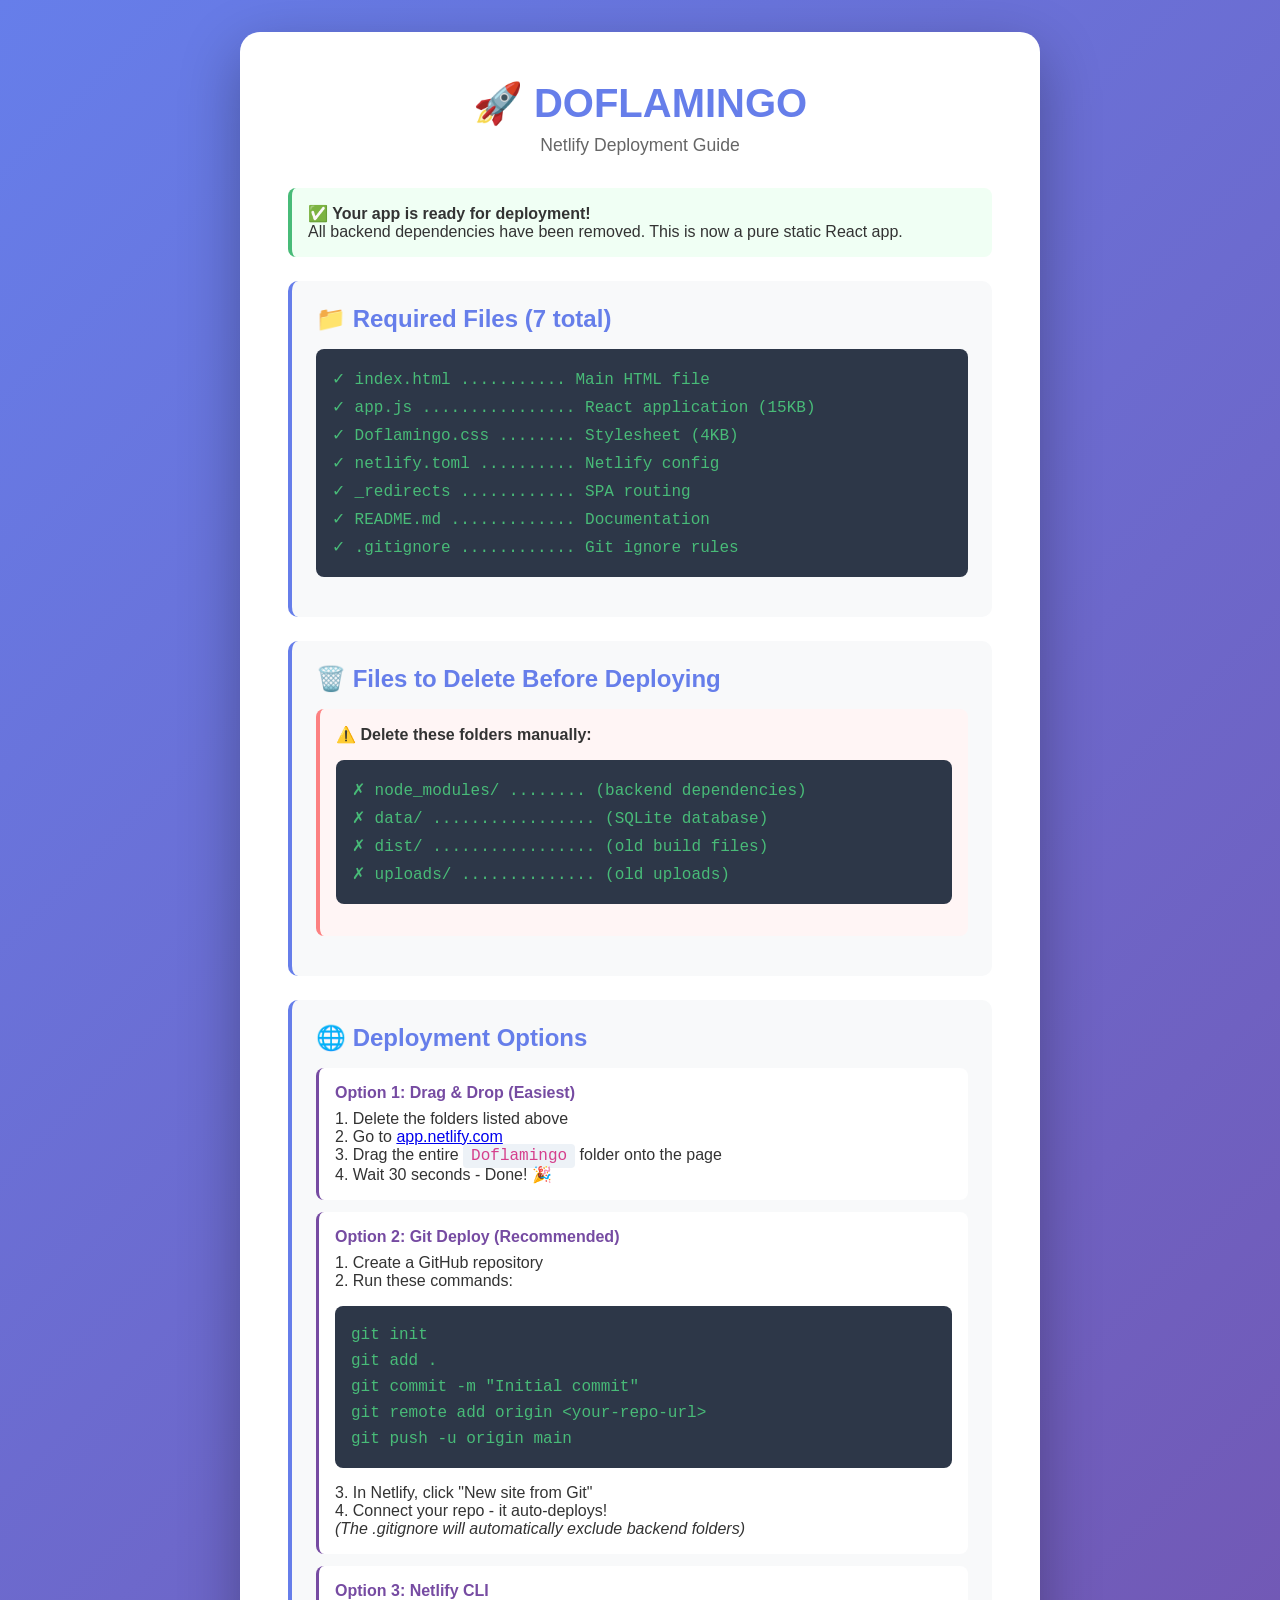
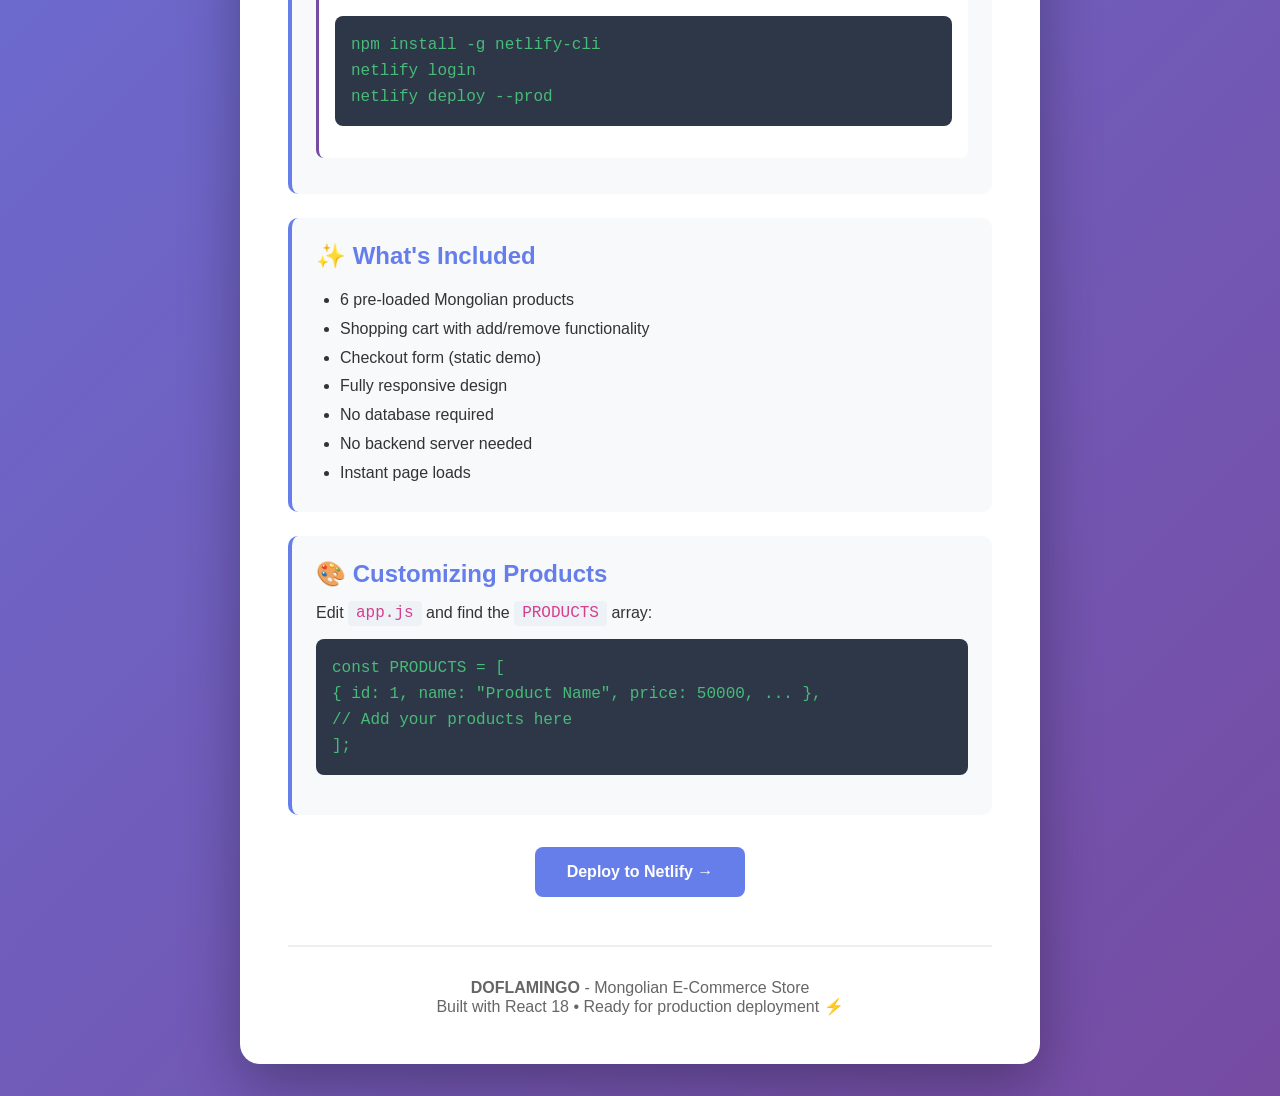
<file: DEPLOY-GUIDE.html>
<!DOCTYPE html>
<html lang="en">
<head>
  <meta charset="UTF-8">
  <meta name="viewport" content="width=device-width, initial-scale=1.0">
  <title>Netlify Deployment Guide - DOFLAMINGO</title>
  <style>
    * { box-sizing: border-box; margin: 0; padding: 0; }
    body {
      font-family: -apple-system, BlinkMacSystemFont, 'Segoe UI', Arial, sans-serif;
      background: linear-gradient(135deg, #667eea 0%, #764ba2 100%);
      min-height: 100vh;
      padding: 2rem;
      color: #333;
    }
    .container {
      max-width: 800px;
      margin: 0 auto;
      background: white;
      border-radius: 20px;
      padding: 3rem;
      box-shadow: 0 20px 60px rgba(0,0,0,0.3);
    }
    h1 {
      font-size: 2.5rem;
      color: #667eea;
      margin-bottom: 0.5rem;
      text-align: center;
    }
    .subtitle {
      text-align: center;
      color: #666;
      margin-bottom: 2rem;
      font-size: 1.1rem;
    }
    .section {
      background: #f8f9fa;
      padding: 1.5rem;
      border-radius: 10px;
      margin: 1.5rem 0;
      border-left: 4px solid #667eea;
    }
    .section h2 {
      color: #667eea;
      margin-bottom: 1rem;
      font-size: 1.5rem;
    }
    .step {
      background: white;
      padding: 1rem;
      margin: 0.75rem 0;
      border-radius: 8px;
      border-left: 3px solid #764ba2;
    }
    .step strong {
      color: #764ba2;
      display: block;
      margin-bottom: 0.5rem;
    }
    .file-list {
      background: #2d3748;
      color: #48bb78;
      padding: 1rem;
      border-radius: 8px;
      font-family: 'Courier New', monospace;
      margin: 1rem 0;
    }
    .file-list div {
      padding: 0.25rem 0;
    }
    .warning {
      background: #fff5f5;
      border-left: 4px solid #fc8181;
      padding: 1rem;
      border-radius: 8px;
      margin: 1rem 0;
    }
    .success {
      background: #f0fff4;
      border-left: 4px solid #48bb78;
      padding: 1rem;
      border-radius: 8px;
      margin: 1rem 0;
    }
    code {
      background: #edf2f7;
      padding: 0.2rem 0.5rem;
      border-radius: 4px;
      font-family: 'Courier New', monospace;
      color: #d53f8c;
    }
    .button {
      display: inline-block;
      background: #667eea;
      color: white;
      padding: 1rem 2rem;
      border-radius: 8px;
      text-decoration: none;
      text-align: center;
      font-weight: bold;
      transition: all 0.3s;
    }
    .button:hover {
      background: #764ba2;
      transform: translateY(-2px);
      box-shadow: 0 4px 12px rgba(0,0,0,0.2);
    }
    .buttons {
      text-align: center;
      margin: 2rem 0;
    }
  </style>
</head>
<body>
  <div class="container">
    <h1>🚀 DOFLAMINGO</h1>
    <div class="subtitle">Netlify Deployment Guide</div>

    <div class="success">
      <strong>✅ Your app is ready for deployment!</strong>
      <p>All backend dependencies have been removed. This is now a pure static React app.</p>
    </div>

    <div class="section">
      <h2>📁 Required Files (7 total)</h2>
      <div class="file-list">
        <div>✓ index.html ........... Main HTML file</div>
        <div>✓ app.js ................ React application (15KB)</div>
        <div>✓ Doflamingo.css ........ Stylesheet (4KB)</div>
        <div>✓ netlify.toml .......... Netlify config</div>
        <div>✓ _redirects ............ SPA routing</div>
        <div>✓ README.md ............. Documentation</div>
        <div>✓ .gitignore ............ Git ignore rules</div>
      </div>
    </div>

    <div class="section">
      <h2>🗑️ Files to Delete Before Deploying</h2>
      <div class="warning">
        <strong>⚠️ Delete these folders manually:</strong>
        <div class="file-list">
          <div>✗ node_modules/ ........ (backend dependencies)</div>
          <div>✗ data/ ................. (SQLite database)</div>
          <div>✗ dist/ ................. (old build files)</div>
          <div>✗ uploads/ .............. (old uploads)</div>
        </div>
      </div>
    </div>

    <div class="section">
      <h2>🌐 Deployment Options</h2>
      
      <div class="step">
        <strong>Option 1: Drag & Drop (Easiest)</strong>
        1. Delete the folders listed above<br>
        2. Go to <a href="https://app.netlify.com" target="_blank">app.netlify.com</a><br>
        3. Drag the entire <code>Doflamingo</code> folder onto the page<br>
        4. Wait 30 seconds - Done! 🎉
      </div>

      <div class="step">
        <strong>Option 2: Git Deploy (Recommended)</strong>
        1. Create a GitHub repository<br>
        2. Run these commands:<br>
        <div class="file-list">
          <div>git init</div>
          <div>git add .</div>
          <div>git commit -m "Initial commit"</div>
          <div>git remote add origin &lt;your-repo-url&gt;</div>
          <div>git push -u origin main</div>
        </div>
        3. In Netlify, click "New site from Git"<br>
        4. Connect your repo - it auto-deploys!<br>
        <em>(The .gitignore will automatically exclude backend folders)</em>
      </div>

      <div class="step">
        <strong>Option 3: Netlify CLI</strong>
        <div class="file-list">
          <div>npm install -g netlify-cli</div>
          <div>netlify login</div>
          <div>netlify deploy --prod</div>
        </div>
      </div>
    </div>

    <div class="section">
      <h2>✨ What's Included</h2>
      <ul style="padding-left: 1.5rem; line-height: 1.8;">
        <li>6 pre-loaded Mongolian products</li>
        <li>Shopping cart with add/remove functionality</li>
        <li>Checkout form (static demo)</li>
        <li>Fully responsive design</li>
        <li>No database required</li>
        <li>No backend server needed</li>
        <li>Instant page loads</li>
      </ul>
    </div>

    <div class="section">
      <h2>🎨 Customizing Products</h2>
      <p>Edit <code>app.js</code> and find the <code>PRODUCTS</code> array:</p>
      <div class="file-list">
        <div>const PRODUCTS = [</div>
        <div>  { id: 1, name: "Product Name", price: 50000, ... },</div>
        <div>  // Add your products here</div>
        <div>];</div>
      </div>
    </div>

    <div class="buttons">
      <a href="https://app.netlify.com" target="_blank" class="button">Deploy to Netlify →</a>
    </div>

    <div style="text-align: center; color: #666; margin-top: 3rem; padding-top: 2rem; border-top: 2px solid #eee;">
      <p><strong>DOFLAMINGO</strong> - Mongolian E-Commerce Store</p>
      <p>Built with React 18 • Ready for production deployment ⚡</p>
    </div>
  </div>
</body>
</html>
</file>
